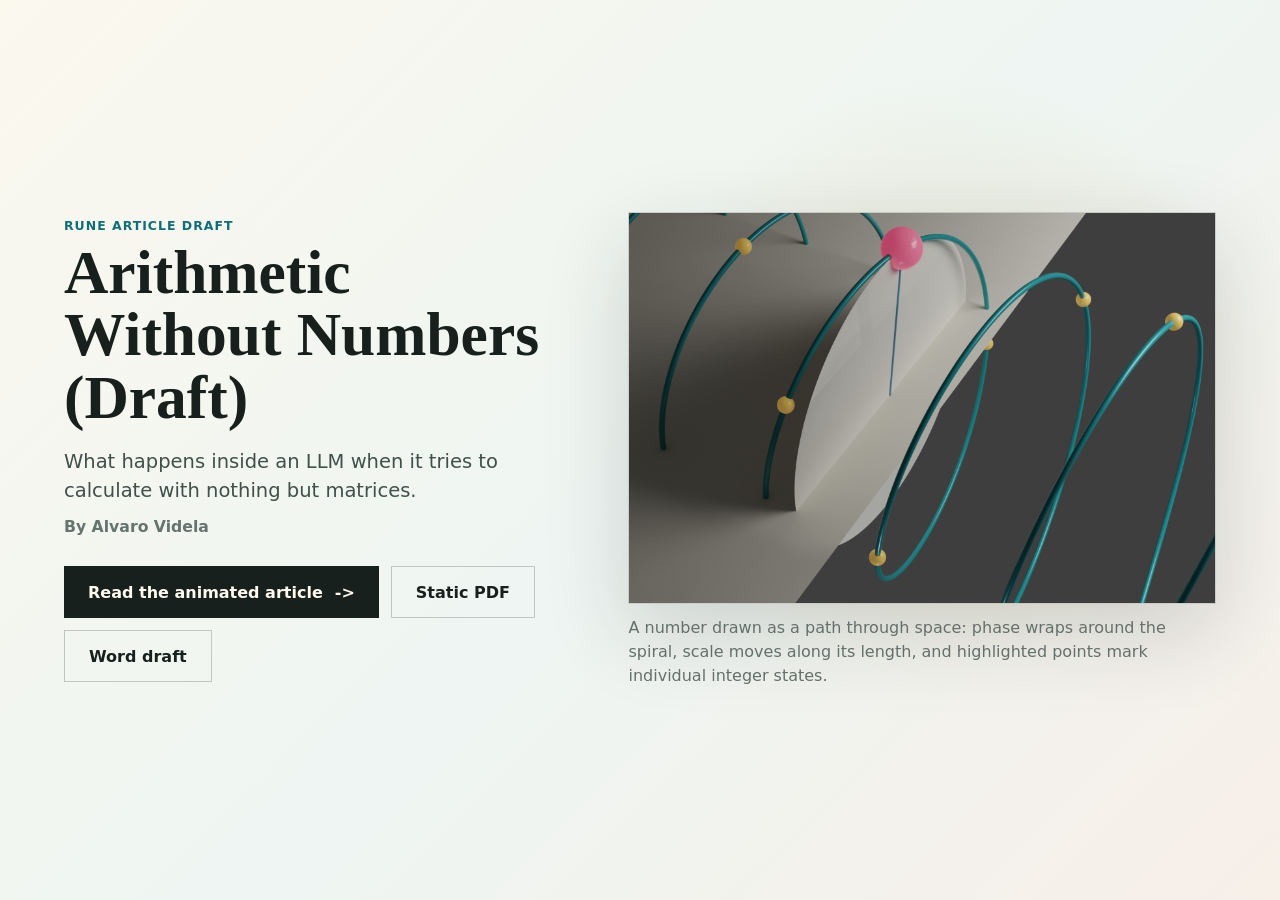
<file: docs/index.html>
<!doctype html>
<html lang="en">
  <head>
    <meta charset="utf-8" />
    <meta name="viewport" content="width=device-width, initial-scale=1" />
    <meta http-equiv="refresh" content="0; url=./article_interactive/" />
    <meta name="description" content="What happens inside an LLM when it tries to calculate with nothing but matrices." />
    <link rel="canonical" href="https://alvaro-videla.com/llm-arithmetic-internals/article_interactive/" />
    <title>Arithmetic Without Numbers (Draft)</title>
    <meta property="og:type" content="article" />
    <meta property="og:site_name" content="LLM Arithmetic Internals" />
    <meta property="og:title" content="Arithmetic Without Numbers (Draft)" />
    <meta property="og:description" content="What happens inside an LLM when it tries to calculate with nothing but matrices." />
    <meta property="og:url" content="https://alvaro-videla.com/llm-arithmetic-internals/article_interactive/" />
    <meta property="og:image" content="https://alvaro-videla.com/llm-arithmetic-internals/article_interactive/assets/repo-card.png" />
    <meta property="og:image:width" content="1280" />
    <meta property="og:image:height" content="640" />
    <meta property="og:image:alt" content="Arithmetic Without Numbers title card with a rendered integer helix." />
    <meta name="twitter:card" content="summary_large_image" />
    <meta name="twitter:title" content="Arithmetic Without Numbers (Draft)" />
    <meta name="twitter:description" content="What happens inside an LLM when it tries to calculate with nothing but matrices." />
    <meta name="twitter:image" content="https://alvaro-videla.com/llm-arithmetic-internals/article_interactive/assets/repo-card.png" />
  </head>
  <body>
    <p><a href="./article_interactive/">Read the interactive article.</a></p>
  </body>
</html>
</file>
<file: docs/article_interactive/styles.css>
:root {
  color-scheme: light;
  --ink: #17201d;
  --muted: #64706b;
  --paper: #f8f6ef;
  --panel: rgba(255, 252, 244, 0.9);
  --line: rgba(23, 32, 29, 0.14);
  --teal: #0f6f78;
  --green: #4d7f3a;
  --gold: #c49125;
  --rose: #b55f66;
  --blue: #2c5f93;
}

* {
  box-sizing: border-box;
}

html,
body {
  margin: 0;
  min-height: 100%;
  background: var(--paper);
  color: var(--ink);
  font-family: Inter, ui-sans-serif, system-ui, -apple-system, BlinkMacSystemFont, "Segoe UI", sans-serif;
}

.cover-page {
  min-height: 100vh;
  background:
    radial-gradient(circle at 74% 42%, rgba(196, 145, 37, 0.16), transparent 28%),
    linear-gradient(135deg, #fbf8ee 0%, #eef5f2 52%, #f7efe8 100%);
}

.cover-hero {
  min-height: 100vh;
  display: grid;
  grid-template-columns: minmax(320px, 0.92fr) minmax(360px, 1.08fr);
  align-items: center;
  gap: clamp(28px, 5vw, 76px);
  padding: clamp(28px, 5vw, 72px);
}

.cover-copy {
  max-width: 650px;
}

.cover-actions {
  display: flex;
  flex-wrap: wrap;
  align-items: center;
  gap: 12px;
  margin-top: 30px;
}

.article-link {
  display: inline-flex;
  align-items: center;
  justify-content: center;
  min-height: 52px;
  padding: 0 24px;
  background: var(--ink);
  color: #fffaf0;
  text-decoration: none;
  font-weight: 850;
}

.article-link::after {
  content: "->";
  margin-left: 12px;
  font-weight: 600;
}

.article-link.secondary {
  background: transparent;
  color: var(--ink);
  border: 1px solid rgba(23, 32, 29, 0.22);
}

.article-link.secondary::after {
  content: "";
  margin-left: 0;
}

.cover-figure {
  margin: 0;
}

.cover-figure img {
  width: 100%;
  display: block;
  border: 1px solid rgba(23, 32, 29, 0.18);
  box-shadow: 0 28px 80px rgba(23, 32, 29, 0.16);
}

.cover-figure figcaption {
  max-width: 620px;
  margin-top: 12px;
  color: var(--muted);
  line-height: 1.5;
}

button,
input {
  font: inherit;
}

.app-shell {
  min-height: 100vh;
  overflow-x: hidden;
}

.stage {
  position: relative;
  min-height: 94vh;
  overflow: visible;
  background:
    radial-gradient(circle at 78% 42%, rgba(196, 145, 37, 0.12), transparent 29%),
    linear-gradient(135deg, #fbf8ee 0%, #eef5f2 48%, #f7efe8 100%);
}

.stage::before {
  content: "";
  position: absolute;
  z-index: 1;
  inset: 0;
  pointer-events: none;
  background: linear-gradient(90deg, rgba(248, 246, 239, 0.88) 0%, rgba(248, 246, 239, 0.54) 34%, rgba(248, 246, 239, 0.12) 58%, transparent 78%);
}

.visual-viewport {
  position: absolute;
  z-index: 2;
  top: clamp(132px, 17vh, 166px);
  right: clamp(20px, 4vw, 56px);
  bottom: clamp(84px, 10vh, 112px);
  width: min(680px, 47vw);
  min-height: 430px;
  border: 1px solid rgba(23, 32, 29, 0.2);
  background:
    radial-gradient(circle at 42% 36%, rgba(255, 255, 255, 0.74), transparent 34%),
    linear-gradient(145deg, rgba(255, 252, 244, 0.62), rgba(235, 243, 239, 0.72));
  box-shadow: 0 24px 70px rgba(23, 32, 29, 0.11);
  overflow: hidden;
}

.viewport-header {
  position: absolute;
  z-index: 3;
  top: 18px;
  left: 18px;
  right: 18px;
  display: flex;
  align-items: flex-start;
  justify-content: space-between;
  gap: 18px;
  pointer-events: none;
  padding: 12px;
  margin: -12px;
  background: linear-gradient(180deg, rgba(255, 252, 244, 0.82), rgba(255, 252, 244, 0));
}

.viewport-header .eyebrow {
  margin-bottom: 4px;
}

.viewport-header h2 {
  font-family: Inter, ui-sans-serif, system-ui, sans-serif;
  font-size: 1.35rem;
  line-height: 1.1;
  font-weight: 850;
}

.viewport-pill {
  border: 1px solid rgba(23, 32, 29, 0.18);
  padding: 7px 10px;
  background: rgba(255, 252, 244, 0.7);
  color: var(--muted);
  font-size: 0.72rem;
  font-weight: 800;
  letter-spacing: 0.06em;
  text-transform: uppercase;
}

.viewport-caption {
  position: absolute;
  z-index: 3;
  left: 18px;
  right: 18px;
  bottom: 14px;
  margin: 0;
  max-width: 540px;
  color: #40504b;
  font-size: 0.92rem;
  line-height: 1.45;
  pointer-events: none;
  padding: 22px 0 2px;
  background: linear-gradient(0deg, rgba(255, 252, 244, 0.88), rgba(255, 252, 244, 0));
}

#helixCanvas {
  width: 100%;
  height: 100%;
  display: block;
  filter: saturate(1.03) contrast(1.02);
}

.topbar {
  position: relative;
  z-index: 2;
  display: grid;
  grid-template-columns: minmax(360px, 0.82fr) minmax(300px, 0.48fr);
  align-items: flex-start;
  justify-content: space-between;
  gap: 24px;
  padding: clamp(26px, 4vw, 52px);
  pointer-events: none;
}

.hero-copy {
  max-width: 590px;
}

.topbar nav,
.mode-tabs,
.mode-tab {
  pointer-events: auto;
}

.eyebrow {
  margin: 0 0 8px;
  color: var(--teal);
  font-size: 0.78rem;
  font-weight: 800;
  letter-spacing: 0.08em;
  text-transform: uppercase;
}

h1,
h2 {
  margin: 0;
  max-width: 760px;
  font-family: Georgia, "Times New Roman", serif;
  font-weight: 600;
  line-height: 1.02;
  letter-spacing: 0;
}

h1 {
  font-size: clamp(2rem, 4.8vw, 4.25rem);
  max-width: 560px;
}

.dek {
  max-width: 510px;
  margin: 18px 0 0;
  color: #40504b;
  font-size: clamp(1rem, 1.55vw, 1.22rem);
  line-height: 1.5;
}

.byline {
  margin: 12px 0 0;
  color: #65746f;
  font-size: 0.98rem;
  font-weight: 700;
  letter-spacing: 0;
}

h2 {
  font-size: clamp(1.9rem, 4vw, 3.6rem);
}

.mode-tabs {
  justify-self: end;
  display: flex;
  gap: 8px;
  padding: 6px;
  border: 1px solid var(--line);
  background: rgba(255, 255, 255, 0.54);
  backdrop-filter: blur(12px);
}

.mode-tab {
  min-width: 86px;
  border: 0;
  padding: 10px 14px;
  background: transparent;
  color: var(--muted);
  cursor: pointer;
}

.mode-tab.active {
  background: var(--ink);
  color: #fffaf0;
}

.readout {
  position: static;
  width: min(360px, calc(100vw - 36px));
  padding: 18px;
  border: 1px solid var(--line);
  background: rgba(255, 252, 244, 0.78);
  backdrop-filter: blur(14px);
}

.hero-instrument {
  position: absolute;
  z-index: 2;
  left: clamp(18px, 4vw, 52px);
  bottom: clamp(30px, 5vh, 48px);
  display: grid;
  gap: 12px;
  width: min(560px, calc(52vw - 52px));
}

.readout-primary {
  display: flex;
  align-items: baseline;
  justify-content: space-between;
  padding-bottom: 12px;
  border-bottom: 1px solid var(--line);
}

.readout-label,
.control-strip label,
.muted,
.matrix-title {
  color: var(--muted);
  font-size: 0.78rem;
  font-weight: 750;
  letter-spacing: 0.06em;
  text-transform: uppercase;
}

.readout-number {
  font-size: 3.1rem;
  font-weight: 800;
  color: var(--teal);
  line-height: 1;
}

.readout-grid {
  display: grid;
  grid-template-columns: 1fr auto;
  gap: 8px 16px;
  padding-top: 14px;
  color: var(--muted);
}

.readout-grid strong {
  color: var(--ink);
  font-variant-numeric: tabular-nums;
}

.control-strip {
  position: static;
  z-index: 2;
  width: 100%;
  display: grid;
  grid-template-columns: auto minmax(120px, 1fr) auto;
  align-items: center;
  gap: 16px;
  padding: 16px 18px;
  border: 1px solid var(--line);
  background: rgba(255, 252, 244, 0.78);
  backdrop-filter: blur(14px);
}

input[type="range"] {
  width: 100%;
  accent-color: var(--teal);
}

.control-values {
  display: flex;
  gap: 12px;
  color: var(--muted);
  font-variant-numeric: tabular-nums;
}

.explain-band {
  padding: clamp(42px, 7vw, 96px) clamp(18px, 4vw, 52px);
  border-top: 1px solid var(--line);
  background: #fbfaf5;
}

.article-section,
.still-section {
  padding: clamp(42px, 7vw, 92px) clamp(18px, 4vw, 52px);
  border-top: 1px solid var(--line);
  background: #fbfaf5;
}

.article-grid {
  display: grid;
  grid-template-columns: minmax(260px, 0.7fr) minmax(360px, 1.3fr);
  gap: clamp(24px, 6vw, 84px);
  max-width: 1120px;
  margin: 0 auto;
}

.article-copy,
.reference-list {
  color: #344641;
  font-size: clamp(1.05rem, 1.45vw, 1.22rem);
  line-height: 1.68;
}

.article-copy p,
.reference-list p {
  margin: 0 0 1.1em;
}

.article-copy p:last-child,
.reference-list p:last-child {
  margin-bottom: 0;
}

.reference-list a {
  color: var(--teal);
  text-decoration-thickness: 1px;
  text-underline-offset: 3px;
}

.term-sheet {
  margin: 22px 0;
  padding: 18px;
  border: 1px solid var(--line);
  background: rgba(255, 252, 244, 0.74);
}

.term-sheet summary {
  cursor: pointer;
  list-style-position: inside;
  font-family: "Space Grotesk", sans-serif;
  font-weight: 700;
  color: var(--ink);
  font-size: 1rem;
  line-height: 1.2;
}

.term-sheet[open] {
  display: grid;
  grid-template-columns: repeat(2, minmax(220px, 1fr));
  gap: 10px 16px;
}

.term-sheet[open] summary {
  grid-column: 1 / -1;
  margin: 0 0 2px;
}

.term-sheet p {
  margin: 0;
  color: #40504b;
  font-size: 0.92rem;
  line-height: 1.42;
}

.term-sheet strong {
  color: var(--ink);
}

.muted-inline {
  color: var(--muted);
  font-size: 0.9em;
}

.method-grid {
  display: grid;
  grid-template-columns: repeat(2, minmax(220px, 1fr));
  gap: 12px;
  margin: 24px 0;
}

.method-card {
  border: 1px solid var(--line);
  background: rgba(255, 252, 244, 0.72);
  padding: 18px;
}

.method-card h3,
.ladder-step h3 {
  margin: 0 0 8px;
  color: var(--ink);
  font-size: 1rem;
  line-height: 1.15;
}

.method-card p,
.ladder-step p {
  margin: 0;
  color: #40504b;
  font-size: 0.98rem;
  line-height: 1.45;
}

.baseline-table {
  display: grid;
  margin: 24px 0 10px;
  border: 1px solid var(--line);
  background: rgba(255, 252, 244, 0.72);
  font-size: 0.92rem;
  line-height: 1.35;
}

.baseline-table > div {
  display: grid;
  grid-template-columns: 0.78fr 1.02fr 1.28fr;
  border-top: 1px solid var(--line);
}

.baseline-table > div:first-child {
  border-top: 0;
  background: rgba(15, 111, 120, 0.08);
  color: var(--ink);
  font-weight: 850;
}

.baseline-table span {
  padding: 11px 12px;
  border-left: 1px solid var(--line);
}

.baseline-table span:first-child {
  border-left: 0;
  font-weight: 800;
  color: var(--ink);
}

.ladder {
  display: grid;
  gap: 10px;
  margin-top: 22px;
}

.ladder-step {
  display: grid;
  grid-template-columns: 42px 1fr;
  gap: 14px;
  align-items: start;
  border: 1px solid var(--line);
  background: rgba(255, 252, 244, 0.72);
  padding: 14px;
}

.ladder-step > span {
  display: inline-flex;
  align-items: center;
  justify-content: center;
  width: 42px;
  height: 42px;
  background: rgba(23, 32, 29, 0.08);
  color: var(--muted);
  font-weight: 900;
  font-variant-numeric: tabular-nums;
}

.ladder-step.active {
  border-color: rgba(15, 111, 120, 0.38);
  background: rgba(232, 244, 240, 0.78);
}

.ladder-step.active > span {
  background: var(--teal);
  color: #fffaf0;
}

.still-section {
  background: #ecebe3;
}

.still-frame {
  max-width: 1120px;
  margin: 0 auto;
}

.still-frame img {
  display: block;
  width: 100%;
  border: 1px solid rgba(23, 32, 29, 0.18);
  box-shadow: 0 22px 60px rgba(23, 32, 29, 0.16);
}

.still-frame figcaption {
  max-width: 760px;
  margin: 14px 0 0;
  color: var(--muted);
  font-size: 0.92rem;
  line-height: 1.5;
}

.token-band {
  background: #f1f5f0;
}

.toolbox-band {
  background: #eef5f2;
}

.resolution-band {
  background: #fbf7ed;
}

.section-heading {
  max-width: 1060px;
  margin: 0 auto 30px;
}

.section-dek {
  max-width: 780px;
  margin: 16px 0 0;
  color: #40504b;
  font-size: clamp(1rem, 1.45vw, 1.16rem);
  line-height: 1.55;
}

.article-bridge {
  max-width: 1180px;
  margin: 0 auto 18px;
  display: grid;
  grid-template-columns: repeat(3, minmax(220px, 1fr));
  gap: 14px;
}

.article-bridge p {
  margin: 0;
  border: 1px solid var(--line);
  background: var(--panel);
  padding: 18px;
  color: #40504b;
  font-size: 1rem;
  line-height: 1.55;
}

.residual-layout,
.token-layout,
.resolution-layout {
  display: grid;
  grid-template-columns: minmax(280px, 0.9fr) minmax(320px, 1.3fr);
  gap: 18px;
  max-width: 1180px;
  margin: 0 auto;
}

.resolution-layout {
  grid-template-columns: minmax(300px, 0.95fr) minmax(320px, 1fr) minmax(320px, 1fr);
  align-items: stretch;
}

.matrix-panel,
.math-work,
.model-work {
  border: 1px solid var(--line);
  background: var(--panel);
  padding: clamp(18px, 3vw, 28px);
}

.matrix-panel.wide {
  min-width: 0;
}

.vector-bars {
  display: grid;
  grid-template-columns: repeat(12, 1fr);
  gap: 8px;
  align-items: end;
  height: 230px;
  margin: 24px 0;
  padding-top: 20px;
  border-bottom: 1px solid var(--line);
}

.bar {
  min-height: 3px;
  background: linear-gradient(180deg, var(--teal), var(--green));
  transform-origin: bottom center;
  transition: height 280ms ease, background 280ms ease;
}

.token-row,
.emission-row {
  display: flex;
  flex-wrap: wrap;
  gap: 8px;
}

.token,
.digit-row span,
.emission-token {
  display: inline-flex;
  align-items: center;
  justify-content: center;
  min-width: 42px;
  height: 42px;
  border: 1px solid var(--line);
  background: #fffaf0;
  font-weight: 800;
  font-variant-numeric: tabular-nums;
}

.token.active,
.emission-token.active {
  background: var(--ink);
  color: #fffaf0;
}

.matrix-flow {
  display: grid;
  grid-template-columns: 1fr auto 1fr auto 1fr;
  align-items: center;
  gap: 12px;
  margin-top: 20px;
}

.mini-matrix {
  display: grid;
  grid-template-columns: repeat(5, minmax(18px, 1fr));
  gap: 5px;
}

.cell {
  aspect-ratio: 1;
  background: rgba(15, 111, 120, 0.18);
  transition: background 280ms ease;
}

.accent .cell {
  background: rgba(196, 145, 37, 0.24);
}

.result .cell {
  background: rgba(77, 127, 58, 0.24);
}

.flow-arrow {
  color: var(--muted);
  font-size: 1.8rem;
  font-weight: 300;
}

.panel-copy {
  max-width: 760px;
  margin: 24px 0 0;
  color: #40504b;
  font-size: 1.02rem;
  line-height: 1.55;
}

.lead-copy {
  margin: 0;
  color: var(--ink);
  font-family: Georgia, "Times New Roman", serif;
  font-size: clamp(1.35rem, 2.2vw, 2rem);
  line-height: 1.22;
}

.caption-line {
  margin: 18px 0 0;
  color: var(--muted);
  font-size: 0.88rem;
  line-height: 1.45;
}

.digit-chart {
  position: relative;
  display: grid;
  grid-template-columns: repeat(6, 1fr);
  align-items: end;
  gap: 10px;
  height: 280px;
  margin-top: 20px;
  padding: 18px 0 30px;
  border-bottom: 1px solid var(--line);
}

.digit-chart::before {
  content: "50%";
  position: absolute;
  left: 0;
  right: 0;
  bottom: calc(30px + 50%);
  border-top: 1px dashed rgba(181, 95, 102, 0.7);
  color: var(--rose);
  font-size: 0.78rem;
  font-weight: 800;
  transform: translateY(50%);
}

.digit-bar {
  position: relative;
  display: flex;
  align-items: flex-end;
  justify-content: center;
  height: var(--h);
  min-height: 8px;
  background: linear-gradient(180deg, #0f6f78, #4d7f3a);
}

.digit-bar.warn {
  background: linear-gradient(180deg, #c49125, #b9821c);
}

.digit-bar.fail {
  background: linear-gradient(180deg, #b55f66, #8e3f49);
}

.digit-bar strong {
  position: absolute;
  top: -24px;
  font-size: 0.82rem;
  font-variant-numeric: tabular-nums;
}

.digit-bar span {
  position: absolute;
  bottom: -26px;
  color: var(--muted);
  font-weight: 800;
  font-variant-numeric: tabular-nums;
}

.angle-chart {
  display: grid;
  gap: 18px;
  margin-top: 28px;
}

.angle-row {
  display: grid;
  grid-template-columns: 58px 1fr auto;
  align-items: center;
  gap: 12px;
}

.angle-row span,
.angle-row strong {
  color: var(--muted);
  font-size: 0.86rem;
  font-weight: 800;
  font-variant-numeric: tabular-nums;
}

.angle-row div {
  position: relative;
  height: 28px;
  border: 1px solid var(--line);
  background: rgba(23, 32, 29, 0.05);
}

.angle-row i,
.angle-row b {
  position: absolute;
  left: 0;
  height: 9px;
}

.angle-row i {
  top: 4px;
  background: var(--teal);
}

.angle-row b {
  bottom: 4px;
  background: var(--gold);
}

.legend-row {
  display: flex;
  gap: 18px;
  margin-top: 20px;
  color: var(--muted);
  font-size: 0.84rem;
  font-weight: 800;
}

.legend-row i,
.legend-row b {
  display: inline-block;
  width: 22px;
  height: 8px;
  margin-right: 7px;
  vertical-align: 1px;
}

.legend-row i {
  background: var(--teal);
}

.legend-row b {
  background: var(--gold);
}

.toolbox-layout {
  display: grid;
  grid-template-columns: 170px minmax(360px, 1fr) minmax(280px, 0.72fr);
  gap: 18px;
  max-width: 1180px;
  margin: 0 auto;
}

.toolbox-controls,
.toolbox-visual,
.toolbox-explain {
  border: 1px solid var(--line);
  background: var(--panel);
  padding: 18px;
}

.toolbox-controls {
  display: grid;
  gap: 8px;
  align-content: start;
}

.tool-button {
  min-height: 44px;
  border: 1px solid var(--line);
  background: #fffaf0;
  color: var(--muted);
  cursor: pointer;
  font-weight: 850;
  text-align: left;
  padding: 0 12px;
}

.tool-button.active {
  background: var(--ink);
  color: #fffaf0;
}

.activation-board {
  display: grid;
  grid-template-columns: minmax(220px, 1fr) auto minmax(220px, 1fr);
  align-items: center;
  gap: 18px;
  min-height: 290px;
}

.tool-vector {
  display: grid;
  grid-template-columns: repeat(8, 1fr);
  gap: 7px;
  align-items: end;
  height: 210px;
  margin-top: 18px;
  border-bottom: 1px solid var(--line);
}

.tool-dim {
  position: relative;
  min-height: 4px;
  background: linear-gradient(180deg, var(--teal), var(--green));
  transition: height 260ms ease, background 260ms ease, opacity 260ms ease;
}

.tool-dim.negative {
  background: linear-gradient(180deg, var(--rose), var(--gold));
}

.tool-arrow {
  display: inline-flex;
  align-items: center;
  justify-content: center;
  width: 60px;
  height: 60px;
  border: 1px solid var(--line);
  background: rgba(255, 252, 244, 0.8);
  color: var(--muted);
  font-size: 0.78rem;
  font-weight: 900;
  letter-spacing: 0.06em;
  text-transform: uppercase;
}

.tool-output {
  min-height: 210px;
  margin-top: 18px;
  display: grid;
  gap: 10px;
  align-content: center;
}

.score-gauge {
  height: 16px;
  background: rgba(23, 32, 29, 0.1);
  overflow: hidden;
}

.score-gauge > i {
  display: block;
  width: var(--score);
  height: 100%;
  background: linear-gradient(90deg, var(--blue), var(--gold));
}

.feature-pills {
  display: flex;
  flex-wrap: wrap;
  gap: 8px;
}

.feature-pill {
  padding: 8px 10px;
  border: 1px solid var(--line);
  background: #fffaf0;
  font-weight: 850;
  font-size: 0.86rem;
}

.feature-pill.active {
  background: var(--teal);
  color: #fffaf0;
}

.patch-pair {
  display: grid;
  grid-template-columns: 1fr auto 1fr;
  gap: 10px;
  align-items: center;
}

.mini-vector {
  display: grid;
  grid-template-columns: repeat(6, 1fr);
  gap: 4px;
  align-items: end;
  height: 86px;
  border-bottom: 1px solid var(--line);
}

.mini-vector span {
  display: block;
  min-height: 4px;
  background: var(--teal);
}

.sae-stack {
  display: grid;
  gap: 12px;
}

.sparse-row {
  display: grid;
  grid-template-columns: repeat(6, 1fr);
  gap: 8px;
}

.sparse-feature {
  min-height: 54px;
  display: flex;
  align-items: center;
  justify-content: center;
  border: 1px solid var(--line);
  background: rgba(23, 32, 29, 0.06);
  color: var(--muted);
  font-weight: 900;
}

.sparse-feature.active {
  background: var(--teal);
  color: #fffaf0;
}

.reconstruct-row {
  display: grid;
  grid-template-columns: 1fr auto 1fr;
  gap: 10px;
  align-items: center;
}

.steer-plane {
  position: relative;
  height: 190px;
  border: 1px solid var(--line);
  background:
    linear-gradient(rgba(23, 32, 29, 0.06) 1px, transparent 1px),
    linear-gradient(90deg, rgba(23, 32, 29, 0.06) 1px, transparent 1px);
  background-size: 28px 28px;
}

.steer-dot,
.steer-dot.after {
  position: absolute;
  width: 16px;
  height: 16px;
  border-radius: 999px;
  transform: translate(-50%, -50%);
  background: var(--teal);
}

.steer-dot.after {
  background: var(--rose);
}

.steer-line {
  position: absolute;
  height: 3px;
  transform-origin: left center;
  background: var(--gold);
}

.toolbox-explain h3 {
  margin: 0 0 12px;
  font-size: 1.35rem;
}

.toolbox-explain p {
  margin: 0;
  color: #40504b;
  font-size: 1rem;
  line-height: 1.55;
}

.sim-controls {
  display: grid;
  grid-template-columns: repeat(3, minmax(180px, 1fr));
  gap: 12px;
  max-width: 1180px;
  margin: 0 auto 18px;
}

.sim-controls label {
  display: grid;
  grid-template-columns: 1fr auto;
  gap: 8px 12px;
  align-items: center;
  border: 1px solid var(--line);
  background: var(--panel);
  padding: 14px;
}

.sim-controls span,
.sim-controls strong {
  color: var(--muted);
  font-size: 0.78rem;
  font-weight: 850;
  letter-spacing: 0.05em;
  text-transform: uppercase;
}

.sim-controls strong {
  color: var(--ink);
  font-variant-numeric: tabular-nums;
}

.sim-controls input {
  grid-column: 1 / -1;
  width: 100%;
  accent-color: var(--teal);
}

.tool-static-grid {
  display: grid;
  grid-template-columns: repeat(4, minmax(220px, 1fr));
  gap: 14px;
  max-width: 1180px;
  margin: 0 auto;
}

.tool-static-card {
  border: 1px solid var(--line);
  background: var(--panel);
  padding: 18px;
  min-height: 330px;
  display: flex;
  flex-direction: column;
}

.tool-static-card p {
  margin: 16px 0 0;
  color: #40504b;
  font-size: 0.96rem;
  line-height: 1.48;
}

.tool-static-card .tool-example {
  min-height: 76px;
  margin-top: 12px;
  color: #263934;
  font-size: 0.9rem;
  line-height: 1.45;
}

.tool-static-card .proof-note {
  margin-top: auto;
  padding-top: 14px;
  color: var(--muted);
  font-size: 0.86rem;
  line-height: 1.42;
}

.tool-static-card .proof-note strong {
  color: var(--ink);
}

.tool-mini-scene {
  display: grid;
  grid-template-columns: 1fr auto 1fr;
  gap: 10px;
  align-items: center;
  min-height: 164px;
  margin-top: 12px;
}

.tool-mini-scene.sae-mini {
  grid-template-columns: 0.82fr auto 1.18fr;
}

.static-vector {
  display: grid;
  grid-template-columns: repeat(6, 1fr);
  gap: 4px;
  align-items: end;
  height: 130px;
  border-bottom: 1px solid var(--line);
}

.static-vector span {
  display: block;
  min-height: 5px;
  background: linear-gradient(180deg, var(--teal), var(--green));
}

.static-vector span.neg {
  background: linear-gradient(180deg, var(--rose), var(--gold));
}

.static-vector.donor span {
  background: var(--gold);
}

.static-vector.recipient span {
  background: var(--blue);
}

.static-output {
  display: grid;
  gap: 12px;
  align-content: center;
}

.static-output strong {
  color: var(--teal);
  line-height: 1.25;
}

.labeled-mini {
  display: grid;
  gap: 8px;
  min-width: 0;
}

.full-mini {
  grid-column: 1 / -1;
}

.mini-label {
  display: block;
  color: var(--muted);
  font-size: 0.68rem;
  font-weight: 850;
  letter-spacing: 0.04em;
  line-height: 1.2;
  text-transform: uppercase;
}

.steer-plane.compact {
  grid-column: 1 / -1;
  height: 164px;
}

.scope-note {
  margin: 20px 0;
  padding: 15px 18px;
  border-left: 4px solid var(--gold);
  background: rgba(255, 252, 244, 0.78);
  color: #344641;
  font-size: 1rem;
  line-height: 1.55;
}

.scope-note strong {
  color: var(--ink);
}

.prompt-examples {
  display: grid;
  grid-template-columns: repeat(2, minmax(220px, 1fr));
  gap: 14px;
  margin: 18px 0 0;
}

.prompt-examples > div {
  border: 1px solid var(--line);
  background: rgba(255, 252, 244, 0.74);
  padding: 16px;
}

.prompt-examples h3 {
  margin: 0 0 10px;
  color: var(--ink);
  font-size: 0.95rem;
  line-height: 1.2;
}

.prompt-examples p {
  margin: 0 0 10px;
  color: #40504b;
  font-size: 0.9rem;
  line-height: 1.42;
}

.prompt-examples p:last-child {
  margin-bottom: 0;
}

.problem-line {
  font-family: Georgia, "Times New Roman", serif;
  font-size: clamp(2rem, 5vw, 4.3rem);
  line-height: 1.1;
  margin-bottom: 32px;
}

.human-work {
  display: grid;
  gap: 12px;
}

.digit-row {
  display: flex;
  gap: 8px;
}

.digit-row.reverse span {
  background: #f7ede7;
  border-color: rgba(181, 95, 102, 0.38);
}

.carry-line {
  color: var(--rose);
  font-weight: 750;
}

.model-work {
  display: flex;
  flex-direction: column;
  justify-content: center;
}

.emission-token {
  min-width: 72px;
  height: 54px;
  font-size: 1.35rem;
}

.next-token-meter {
  width: 100%;
  height: 10px;
  margin-top: 22px;
  background: rgba(23, 32, 29, 0.12);
  overflow: hidden;
}

#nextTokenFill {
  width: 0%;
  height: 100%;
  background: linear-gradient(90deg, var(--blue), var(--gold));
  transition: width 500ms ease;
}

.token-explainer {
  max-width: 1180px;
  margin: 18px auto 0;
  display: grid;
  grid-template-columns: repeat(2, minmax(260px, 1fr));
  gap: 18px;
}

.token-explainer p {
  margin: 0;
  border: 1px solid var(--line);
  background: var(--panel);
  padding: 18px;
  color: #40504b;
  font-size: 1rem;
  line-height: 1.58;
}

.crowding-visual {
  display: grid;
  grid-template-columns: repeat(2, minmax(120px, 1fr));
  gap: 14px;
  margin-top: 22px;
}

.crowding-visual p {
  grid-column: 1 / -1;
  margin: 0;
  color: var(--muted);
  font-size: 0.9rem;
  line-height: 1.48;
}

.crowd-disc {
  position: relative;
  aspect-ratio: 1;
  min-height: 150px;
  border: 1px solid var(--line);
  border-radius: 999px;
  background:
    radial-gradient(circle at center, rgba(255, 252, 244, 0.78) 0 18%, transparent 19%),
    conic-gradient(from 0deg, rgba(15, 111, 120, 0.08), rgba(196, 145, 37, 0.14), rgba(181, 95, 102, 0.1), rgba(15, 111, 120, 0.08));
  overflow: visible;
}

.crowd-disc::before {
  content: "12-digit: separated";
  position: absolute;
  left: 12px;
  top: 10px;
  color: var(--muted);
  font-size: 0.68rem;
  font-weight: 850;
  letter-spacing: 0.05em;
  text-transform: uppercase;
}

.crowd-disc.crowded::before {
  content: "14-digit: crowded";
}

.crowd-ray {
  position: absolute;
  left: 50%;
  top: 50%;
  width: 38%;
  height: 2px;
  transform-origin: left center;
  transform: rotate(var(--a));
}

.crowd-ray::before {
  content: "";
  position: absolute;
  left: 0;
  right: 0;
  top: 0;
  height: 2px;
  background: var(--teal);
}

.crowd-disc b {
  position: absolute;
  width: 24px;
  height: 24px;
  transform: translate(-50%, -50%);
  display: inline-flex;
  align-items: center;
  justify-content: center;
  border: 1px solid rgba(23, 32, 29, 0.16);
  border-radius: 999px;
  background: #fffaf0;
  color: var(--ink);
  font-size: 0.68rem;
  font-weight: 900;
  line-height: 1;
  box-shadow: 0 2px 8px rgba(23, 32, 29, 0.08);
}

.crowd-disc.crowded .crowd-ray::before {
  background: var(--rose);
  box-shadow: 0 0 12px rgba(181, 95, 102, 0.18);
}

@media (max-width: 820px) {
  .cover-hero {
    grid-template-columns: 1fr;
    align-content: center;
  }

  .stage {
    min-height: 128vh;
  }

  .stage::before {
    background: linear-gradient(180deg, rgba(248, 246, 239, 0.96) 0%, rgba(248, 246, 239, 0.82) 42%, rgba(248, 246, 239, 0.08) 72%, transparent 100%);
  }

  .visual-viewport {
    top: 360px;
    left: 18px;
    right: 18px;
    bottom: 230px;
    width: auto;
    min-height: 280px;
  }

  .hero-instrument {
    left: 18px;
    right: 18px;
    bottom: 24px;
    width: auto;
  }

  .topbar,
  .residual-layout,
  .token-layout,
  .resolution-layout,
  .article-grid,
  .toolbox-layout {
    grid-template-columns: 1fr;
  }

  .activation-board {
    grid-template-columns: 1fr;
  }

  .tool-arrow {
    transform: rotate(90deg);
    justify-self: center;
  }

  .topbar {
    display: grid;
  }

  .mode-tabs {
    width: 100%;
    overflow-x: auto;
  }

  .control-strip {
    grid-template-columns: 1fr;
  }

  .method-grid {
    grid-template-columns: 1fr;
  }

  .term-sheet {
    grid-template-columns: 1fr;
  }

  .baseline-table,
  .baseline-table > div {
    display: block;
  }

  .baseline-table > div {
    padding: 10px 12px;
  }

  .baseline-table span {
    display: block;
    padding: 3px 0;
    border-left: 0;
  }

  .tool-static-grid {
    grid-template-columns: 1fr;
  }

  .sim-controls,
  .token-explainer,
  .crowding-visual,
  .prompt-examples,
  .article-bridge {
    grid-template-columns: 1fr;
  }

  .tool-mini-scene {
    grid-template-columns: 1fr;
  }

  .matrix-flow {
    grid-template-columns: 1fr;
  }

  .flow-arrow {
    transform: rotate(90deg);
    justify-self: center;
  }
}
</file>
